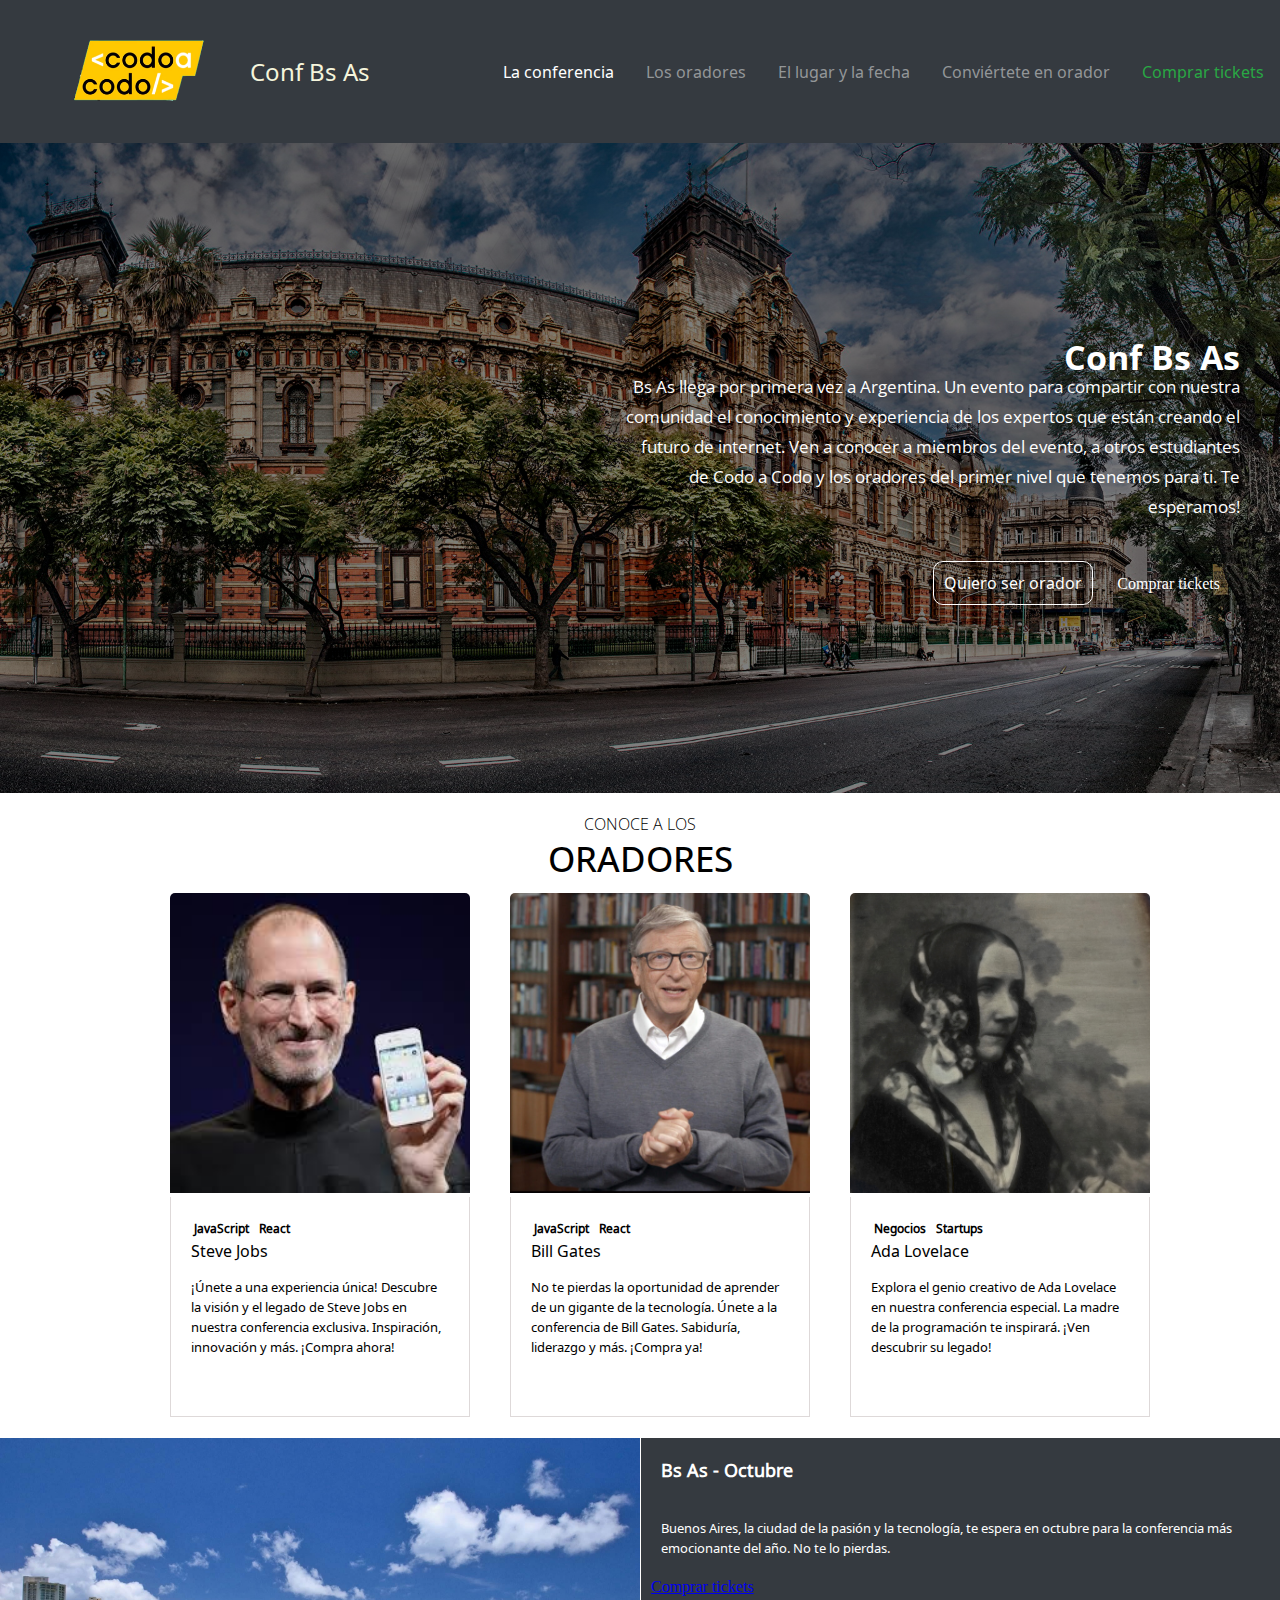
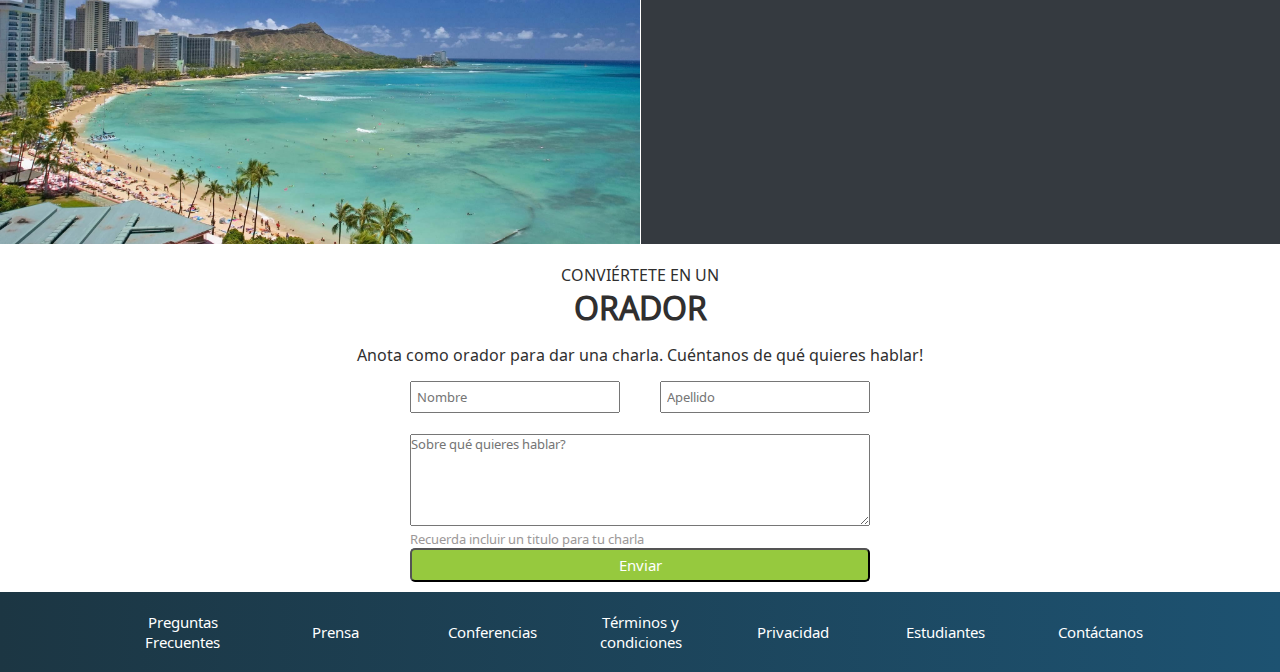
<file: index.html>
<!DOCTYPE html>
<html lang="es">
<head>
    <meta charset="UTF-8">
    <meta name="viewport" content="width=device-width, initial-scale=1.0">
    <link rel="icon" href="./favicon.ico">
    <title>Conf Bs As</title>
    <link rel="stylesheet" href="./css/styles.css">
</head>
<body>
    <header>
        <div class="encabezado">
            <div class="logoTitulo">
                <a href="#">
                    <img src="./assets/img/codoacodo.png" class="logo" alt="Logo de codo a codo 4.0">
                </a>
                <h2>Conf Bs As</h2>
            </div>
            <nav>
                <ul>
                    <li><a class="colorBlanco" href="#conferencia">La conferencia</a></li>
                    <li><a class="colorGris" href="#oradores">Los oradores</a></li>
                    <li><a class="colorGris" href="#lugarFecha">El lugar y la fecha</a></li>
                    <li><a class="colorGris" href="#formularioOrador">Conviértete en orador</a></li>
                    <li><a class="colorVerde" href="./pages/tickets.html">Comprar tickets</a></li>
                </ul>
            </nav>
        </div>
        <section class="conferencia" id="conferencia">
            <div class="textoConf">
                <h1>Conf Bs As</h1>
                <p>Bs As llega por primera vez a Argentina. Un evento para compartir con
                    nuestra comunidad el conocimiento y experiencia de los expertos que
                    están creando el futuro de internet. Ven a conocer a miembros del
                    evento, a otros estudiantes de Codo a Codo y los oradores del primer
                    nivel que tenemos para ti. Te esperamos!</p>
            </div>
            <div>
                <a class="botonOrador" href="#formularioOrador">Quiero ser orador</a>
                <a class="botonComprar" href="./pages/404.html">Comprar tickets</a>
            </div>
        </section>
    </header>
    <main>
        <h2>CONOCE A LOS<div class="tituloOradores">ORADORES</div>
        </h2>
        <section class="oradores" id="oradores">
            <div class="steve">
                <img class="imgOra" src="./assets/img/steve.jpg" alt="Steve Jobs, mostrando un teléfono">
                <div class="contenido">
                    <h4 class="tituloAmarillo">JavaScript</h4>
                    <h4 class="tituloCeleste">React</h4>
                    <h3 class="orador">Steve Jobs</h3>
                    <p>¡Únete a una experiencia única! Descubre la visión y el legado de Steve Jobs en nuestra conferencia exclusiva. Inspiración, innovación y más. ¡Compra ahora!
                    </p>
                </div>
            </div>

            <div class="bill">
                <img class="imgOra" src="./assets/img/bill.jpg" alt="Bill Gates">
                <div class="contenido">
                    <h4 class="tituloAmarillo">JavaScript</h4>
                    <h4 class="tituloCeleste">React</h4>
                    <h3 class="orador">Bill Gates</h3>
                    <p>No te pierdas la oportunidad de aprender de un gigante de la tecnología. Únete a la conferencia de Bill Gates. Sabiduría, liderazgo y más. ¡Compra ya! </p>
                </div>
            </div>

            <div class="ada">
                <img class="imgOra" src="./assets/img/ada.jpg" alt="Ada Lovelace">
                <div class="contenido">
                    <h4 class="tituloGris">Negocios</h4>
                    <h4 class="tituloRojo">Startups</h4>
                    <h3 class="orador">Ada Lovelace</h3>
                    <p>Explora el genio creativo de Ada Lovelace en nuestra conferencia especial. La madre de la programación te inspirará. ¡Ven descubrir su legado!
                    </p>
                </div>
            </div>
        </section>

        <section class="lugarFecha" id="lugarFecha">
            <img src="./assets/img/honolulu.jpg" alt="Foto de playa de la ciudad Honolulu, EE.UU">

            <div class="lugar">
                <h2>Bs As - Octubre</h2>
                <p>Buenos Aires, la ciudad de la pasión y la tecnología, te espera en octubre para la conferencia más emocionante del año. No te lo pierdas.
                </p>
                <a class="botonComprar" href="./pages/404.html">Comprar tickets</a>
            </div>
        </section>

        <section class="form1" id="formularioOrador">
            <div class="formulario">
                <h2>CONVIÉRTETE EN UN <div class="tituloOrador">ORADOR</div></h2>
                <p>Anota como orador para dar una charla. Cuéntanos de qué quieres hablar!</p>
            </div>
            <div class="contenidoForm">
                <form action="./pages/404.html" method="get">
                    <div class="datos">
                        <div class="name">
                            <input type="text" id="name" name="name" placeholder="Nombre" required="">
                        </div>
                        <div class="ap">
                            <input type="text" id="Apellido" name="Apellido" placeholder="Apellido" required="">
                        </div>
                    </div>
                    <br>
                    <div>
                        <textarea name="comentario" id="comentario" cols="55" rows="5" placeholder="Sobre qué quieres hablar?" required=""></textarea>
                    </div>
                    <p>Recuerda incluir un titulo para tu charla</p>
                    <div class="botonEnviar">
                        <input type="submit" value="Enviar">
                    </div>
                </form>
            </div>
        </section>
    </main>

    <footer>
        <div class="footer">
            <a class="footerAnclas" href="../proyecto/pages/404.html">Preguntas Frecuentes</a>
            <a class="footerAnclas" href="../proyecto/pages/404.html">Prensa</a>
            <a class="footerAnclas" href="#conferencia">Conferencias</a>
            <a class="footerAnclas" href="../proyecto/pages/404.html">Términos y condiciones</a>
            <a class="footerAnclas" href="../proyecto/pages/404.html">Privacidad</a>
            <a class="footerAnclas" href="#formularioOrador">Estudiantes</a>
            <a class="footerAnclas" href="#formularioOrador">Contáctanos</a>
        </div>
    </footer>
</body>
</html>
</file>
<file: css/styles.css>
/* Import de fuentes */
@import url('https://fonts.googleapis.com/css2?family=Noto+Sans+Shavian&family=Open+Sans:wght@300;400;500&family=Roboto&family=Sora:wght@200&display=swap');

/* Reset de estilos */
* {
    margin: 0;
    padding: 0;
    box-sizing: border-box;
}

/* Configuración global */
html {
    scroll-behavior: smooth;
}

/* Header */
header {
    width: 100%;
}

/* Colores reutilizables */
.colorBlanco {
    color: white;
}

.colorGris {
    color: rgb(147, 150, 152);
}

.colorVerde {
    color: rgb(41, 167, 68);
}

/* Encabezado */
.encabezado {
    display: flex;
    justify-content: space-between;
    flex-wrap: wrap;
    background: rgb(53, 58, 64);
    color: beige;
    align-items: center;
}

ul {
    display: flex;
    flex-direction: row;
    justify-content: right;
    list-style: none;
    margin: 0;
    padding: 0px;
}

li a {
    display: flex;
    text-decoration: none;
    font-family: 'Noto Sans Shavian', sans-serif;
    color: white;
    text-align: center;
    padding: 16px 16px;
}

.logo {
    display: flex;
    width: 250px;
    padding: 20px 20px 20px 50px;
}

.logoTitulo {
    display: flex;
    flex-direction: row;
    justify-content: left;
    align-items: center;
    flex-wrap: wrap;
}

.encabezado h2 {
    font-family: 'Noto Sans Shavian', sans-serif;
    font-weight: 500;
}

/* Conferencia */
.conferencia {
    display: flex;
    flex-direction: column;
    justify-content: center;
    align-items: end;
    color: white;
    background-image: linear-gradient(
        0deg,
        rgba(0, 0, 0, 0.5),
        rgba(0, 0, 0, 0.5)
    ), url(../assets/img/ba1.jpg);
    background-size: cover;
    background-position: center;
    height: 650px;
    margin-top: 0;
    padding-right: 40px;
}

.textoConf {
    display: flex;
    flex-direction: column;
    justify-content: right;
    text-align: right;
    width: 50%;
    font-family: 'Open Sans', sans-serif;
    line-height: 30px;
    font-size: 17px;
    font-weight: 400;
    padding-bottom: 50px;
}

.conferencia a {
    color: white;
    text-decoration: none;
    padding: 10px;
    margin-right: 10px;
}

.conferencia a:hover {
    background: rgba(128, 128, 128, 0.554);
    transition: 1s;
}

.botonOrador {
    font-family: 'Noto Sans Shavian', sans-serif;
    border: 1px solid white;
    border-radius: 10px;
    transition: 0.5s;
}

/* Sección Oradores */
main h2 {
    padding: 20px;
    text-align: center;
    height: 100px;
    background: white;
    font-family: 'Open Sans', sans-serif;
    font-weight: 200;
    font-size: medium;
}

.tituloOradores {
    font-family: 'Open Sans', sans-serif;
    font-weight: 500;
    font-size: 35px;
}

.oradores {
    display: flex;
    flex-direction: row;
    justify-content: center;
    align-items: center;
    flex-wrap: wrap;
    margin: 0 auto;
    width: 80%;
    text-align: left;
}

.imgOra {
    width: 300px;
    height: 300px;
    border-radius: 5px 5px 0 0;
    margin-left: 40px;
}

.contenido {
    width: 300px;
    border-left: 0.5px solid rgb(222, 217, 217);
    border-bottom: 0.5px solid rgb(222, 217, 217);
    border-right: 0.5px solid rgb(222, 217, 217);
    margin-left: 40px;
    height: 220px;
    margin-bottom: 20px;
    padding: 20px;
}

.contenido p {
    font-family: 'Noto Sans Shavian', sans-serif;
    font-size: small;
    font-weight: 300;
    line-height: 20px;
}

.tituloAmarillo,
.tituloCeleste,
.tituloGris,
.tituloRojo {
    display: inline-block;
    font-family: 'Noto Sans Shavian', sans-serif;
    font-weight: 700;
    font-size: 12px;
    border-radius: 5px;
    padding: 3px;
}

.orador {
    font-family: 'Noto Sans Shavian', sans-serif;
    font-size: medium;
    font-weight: 500;
    padding-bottom: 15px;
}

/* Lugar y Fecha */
.lugarFecha {
    display: flex;
    flex-wrap: wrap;
    border-top: 1px solid white;
    width: 100%;
}

.lugar {
    background: rgb(53, 58, 64);
    border-left: white 1px solid;
    padding-left: 10px;
    width: 50%;
}

.lugar h2 {
    display: flex;
    align-items: flex-start;
    background: rgb(53, 58, 64);
    color: white;
    font-family: 'Noto Sans Shavian', sans-serif;
    font-size: large;
    font-weight: 700;
    padding-left: 10px;
    height: 80px;
}

.lugar p {
    color: white;
    font-family: 'Noto Sans Shavian', sans-serif;
    font-size: small;
    font-weight: 300;
    line-height: 20px;
    padding-bottom: 20px;
    padding-left: 10px;
}

.conoceMas a {
    text-decoration: none;
    color: white;
}

.conoceMas {
    display: inline-block;
    font-family: 'Noto Sans Shavian', sans-serif;
    font-weight: 300;
    font-size: 12px;
    border: 1px solid white;
    border-radius: 5px;
    padding: 5px;
    margin-left: 10px;
}

.lugarFecha img {
    width: 50%;
}

/* Formulario */
form {
    margin: 0 auto;
}

.contenidoForm {
    display: flex;
    flex-direction: row;
    justify-content: center;
}

.formulario h2 {
    font-family: 'Noto Sans Shavian', sans-serif;
    text-align: center;
    font-size: medium;
    font-weight: 300;
    color: rgb(48, 47, 47);
}

.tituloOrador {
    font-family: 'Noto Sans Shavian', sans-serif;
    font-size: xx-large;
    font-weight: 700;
    color: rgb(48, 47, 47);
}

.datos {
    display: flex;
    flex-direction: row;
    justify-content: left;
    padding-top: 15px;
    padding-bottom: 3px;
}

.formulario p {
    text-align: center;
    font-family: 'Noto Sans Shavian', sans-serif;
    color: rgb(48, 47, 47);
}

.contenidoForm p {
    font-family: 'Noto Sans Shavian', sans-serif;
    font-size: small;
    color: rgb(156, 152, 152);
}

input:hover {
    background: rgb(223, 218, 218);
}

input:focus {
    background: rgb(203, 193, 193);
}

input {
    width: 210px;
    padding: 5px;
    font-family: 'Noto Sans Shavian', sans-serif;
}

textarea:hover {
    background: rgb(223, 218, 218);
}

textarea {
    width: 460px;
    font-family: 'Noto Sans Shavian', sans-serif;
}

.name {
    margin-right: 40px;
}

.botonEnviar input {
    font-family: 'Noto Sans Shavian', sans-serif;
    font-weight: 300;
    font-size: 15px;
    background-color: rgb(150, 201, 62);
    border-radius: 5px;
    width: 460px;
    color: white;
    margin-bottom: 10px;
}

/* Footer */
.footer {
    display: flex;
    flex-wrap: wrap;
    flex-direction: row;
    justify-content: space-evenly;
    align-items: center;
    text-align: center;
    padding: 20px 70px 20px 70px;
    background: linear-gradient(to right, rgb(28, 54, 67), rgb(29, 82, 113));
}

.footer a {
    width: 80px;
    text-decoration: none;
    color: white;
    font-family: 'Noto Sans Shavian', sans-serif;
    font-size: 15px;
}

/* Tickets */
.titulo {
    font-family: 'Noto Sans Shavian', sans-serif;
    font-weight: 700;
    font-size: xx-large;
    text-align: center;
    background-color: rgb(99, 145, 218);
    height: 50px;
    color: white;
}

.compraTickets {
    background-color: rgb(238, 235, 235);
    padding-bottom: 150px;
}

.ventas {
    display: flex;
    flex-wrap: wrap;
    background-color: rgb(208, 205, 205);
    border: 3px solid rgb(150, 148, 148);
    width: 500px;
    margin: 0 auto;
    margin-top: 50px;
}

.comprar {
    display: flex;
    font-size: 20px;
    padding: 20px;
    margin: 20px;
    border-radius: 20px;
    color: white;
    height: 70px;
}

.tickets {
    display: flex;
    width: 250px;
    padding: 20px;
}

/* Error 404 */
.body {
    high: 100%;
}

.main404 {
    display: flex;
    flex-direction: column;
    align-items: center;
    justify-content: center;
    flex-wrap: wrap;
    margin: 0 auto;
    margin-top: 20px;
    margin-bottom: 20px;
}

.imagen404 {
    display: flex;
    margin: 0 auto;
    width: 66%;
}

.texto404 {
    font-family: 'Noto Sans Shavian', sans-serif;
    text-align: center;
}

.titulo404 {
    font-family: 'Noto Sans Shavian', sans-serif;
    font-size: 30px;
    text-align: center;
}

.error {
    font-family: 'Noto Sans Shavian', sans-serif;
    font-size: 45px;
    text-align: center;
    color: red;
}

/* Media Queries */
@media screen and (max-width: 360px) {
    .textoConf {
        padding: 0px 0px 20px 0px;
    }

    .conferencia h1 {
        padding: 0;
    }

    .lugarFecha img {
        width: 350px;
    }

    .lugar {
        width: 350px;
        padding-bottom: 20px;
    }

    .name {
        margin-right: 2px;
    }

    form {
        width: 360px;
    }

    input {
        width: 150px;
    }

    textarea {
        width: 360px;
    }

    .botonEnviar input {
        width: 360px;
    }

    .footer {
        flex-direction: column;
        padding: 0;
        height: 100px;
    }
}

@media screen and (max-width: 576px) {
    .encabezado {
        flex-direction: column;
    }

    .encabezado h2 {
        font-size: 30px;
    }

    .logoTitulo {
        flex-direction: column;
    }

    .logo {
        width: 270px;
        padding: 10px 3px 3px 3px;
    }

    ul {
        flex-direction: column;
        align-items: center;
    }

    li a {
        padding: 5px;
    }

    .conferencia {
        align-items: center;
        padding-right: 0;
    }

    .conferencia p {
        text-align: center;
    }

    .conferencia h1 {
        text-align: center;
        padding-bottom: 30px;
    }

    .tituloOradores {
        text-align: center;
        width: 100%;
    }

    .contenido {
        margin: 0;
    }

    .imgOra {
        margin: 0;
    }

    .lugarFecha {
        flex-direction: column;
        justify-content: right;
        align-items: center;
        width: 100%;
    }

    .lugar {
        padding-bottom: 30px;
    }

    .footer {
        flex-direction: column;
        justify-content: center;
        height: 100px;
    }

    /* Media Queries para Tickets */
    .ventas {
        width: 400px;
    }
}

@media screen and (max-width: 720px) {
    .footer {
        flex-direction: column;
        height: 100px;
    }
}
</file>
